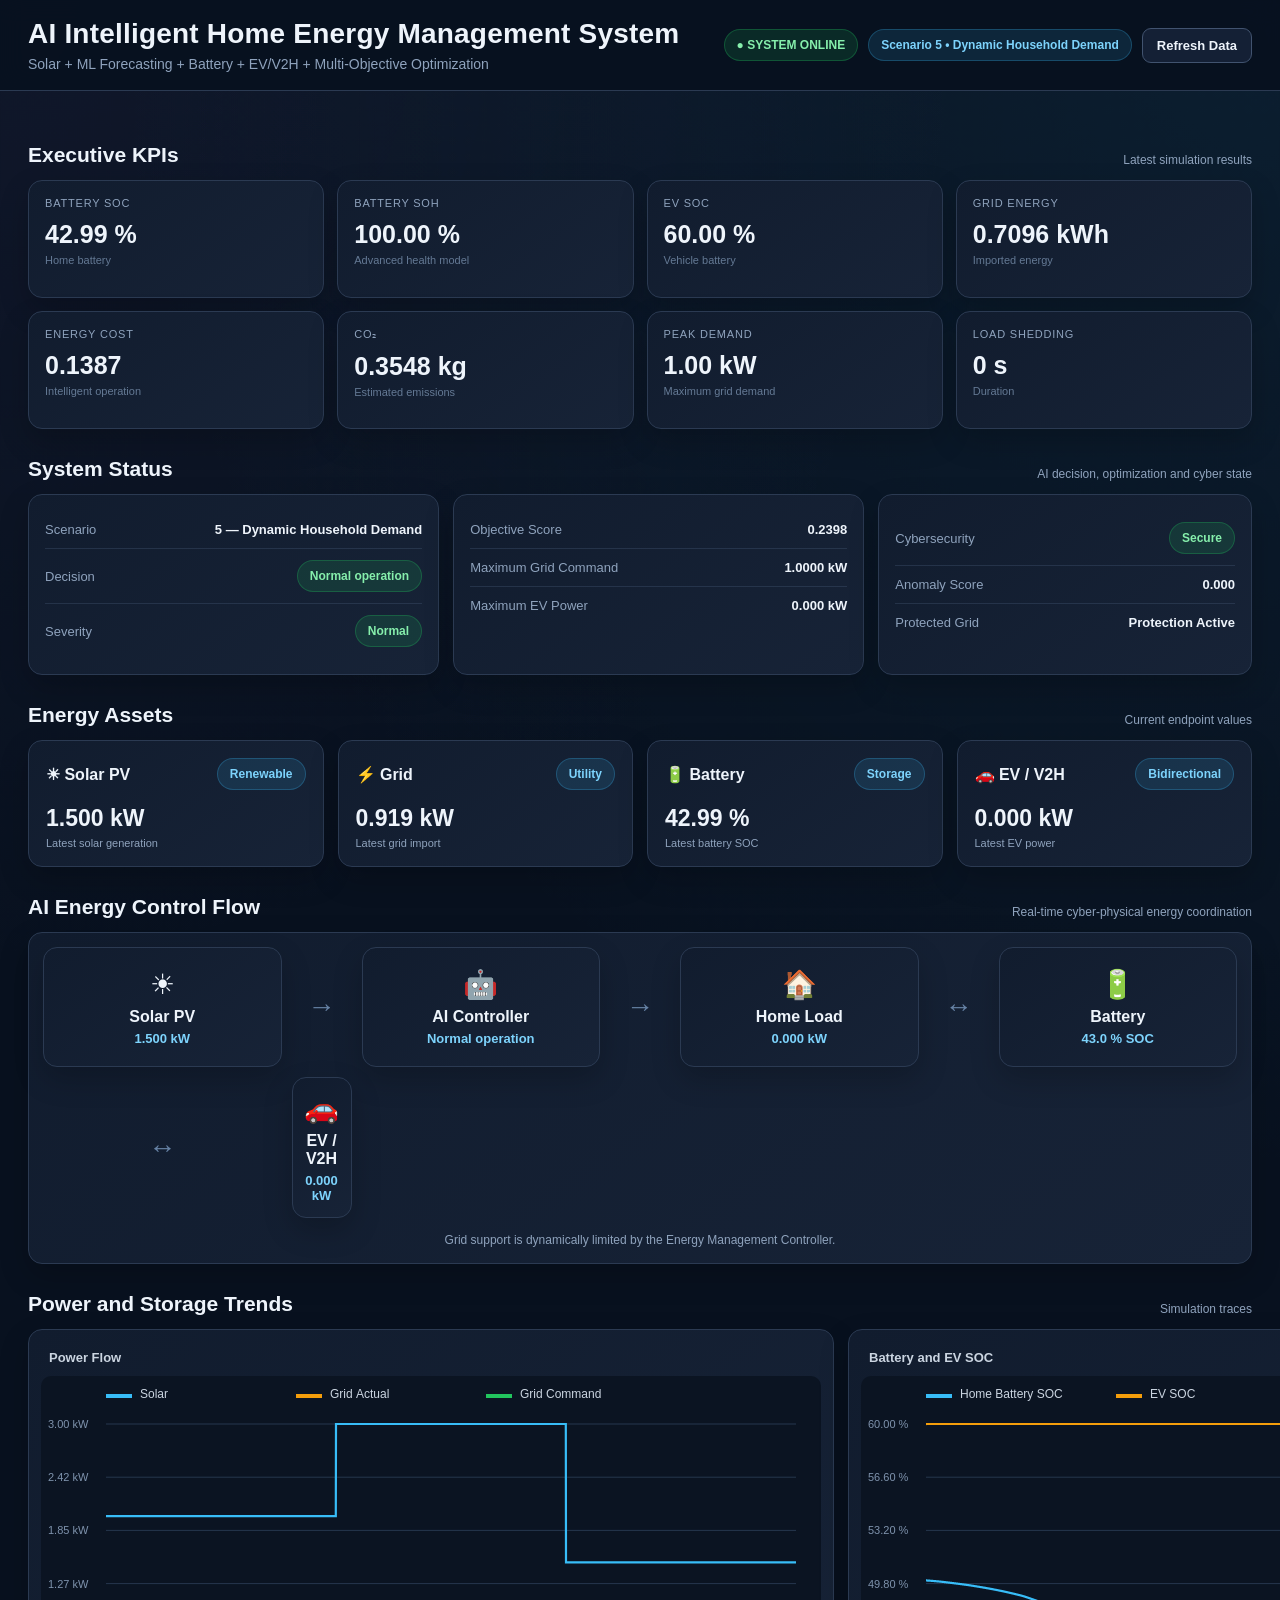
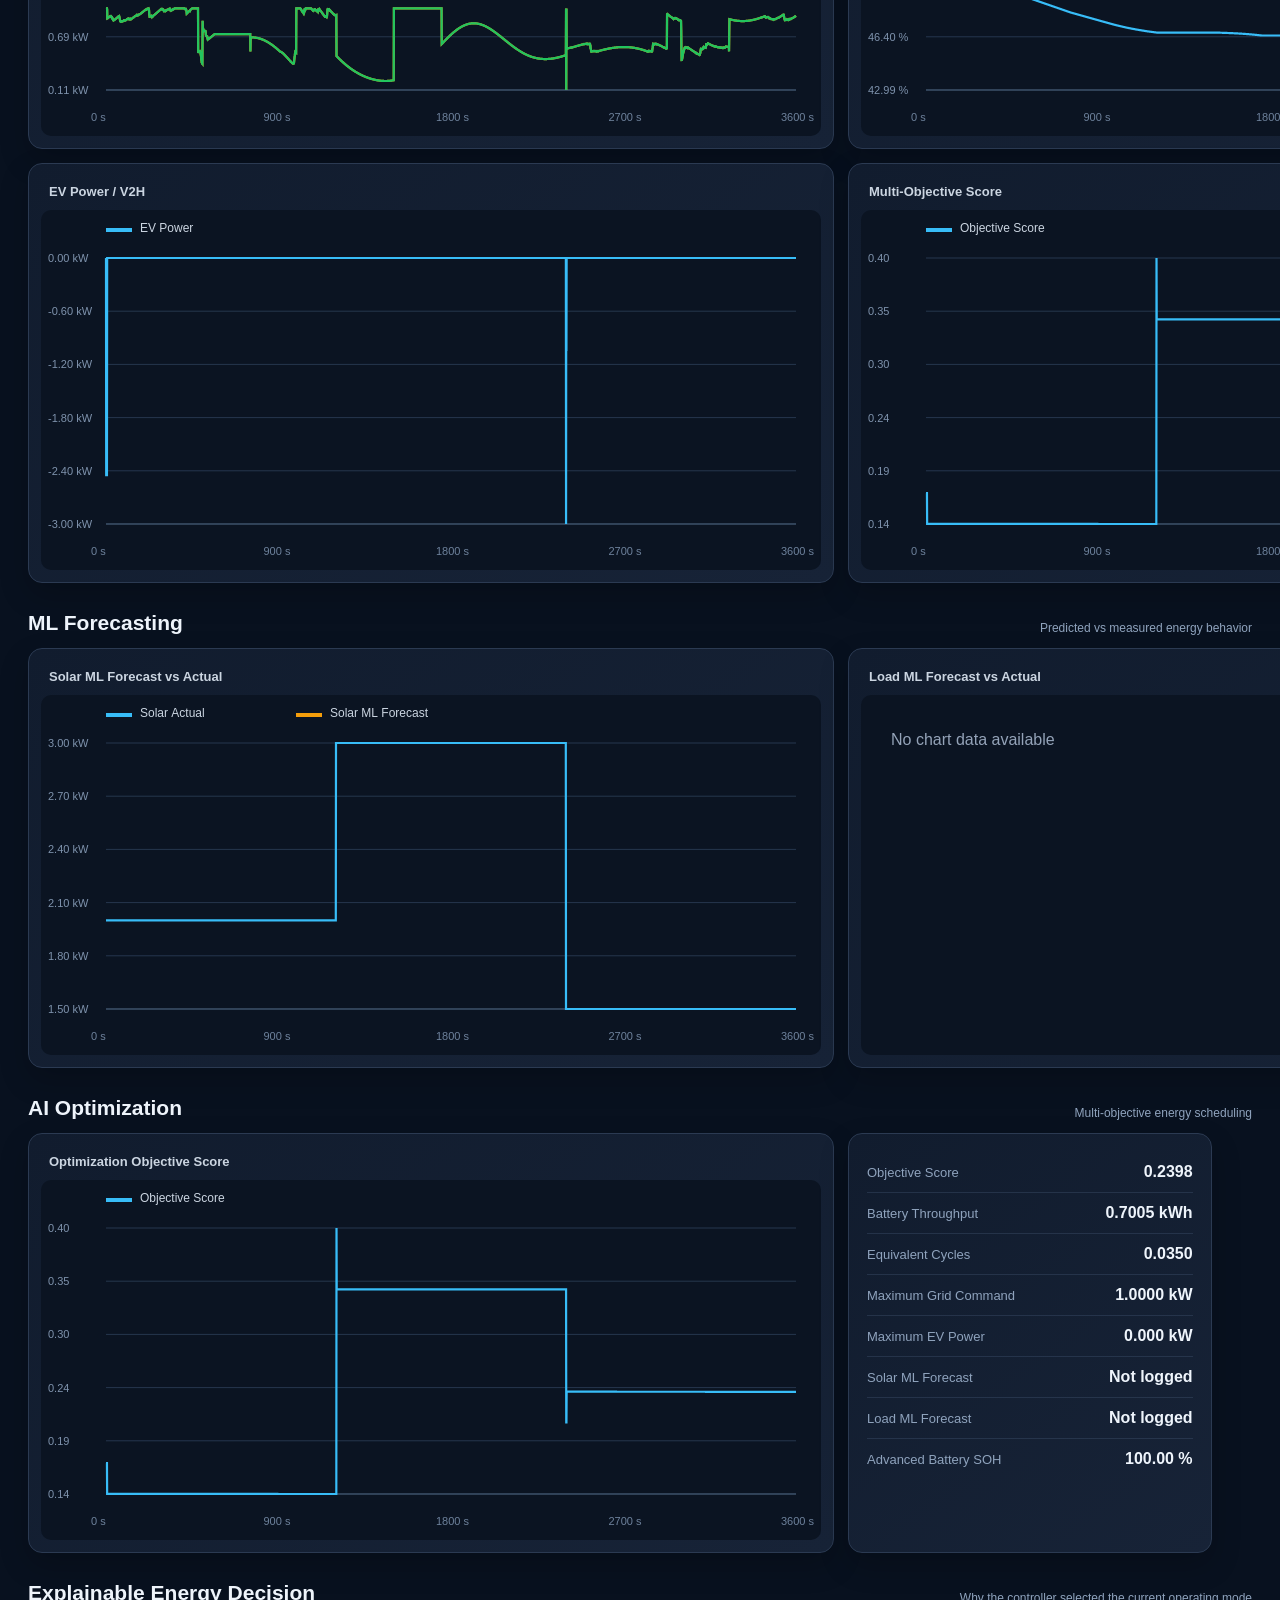
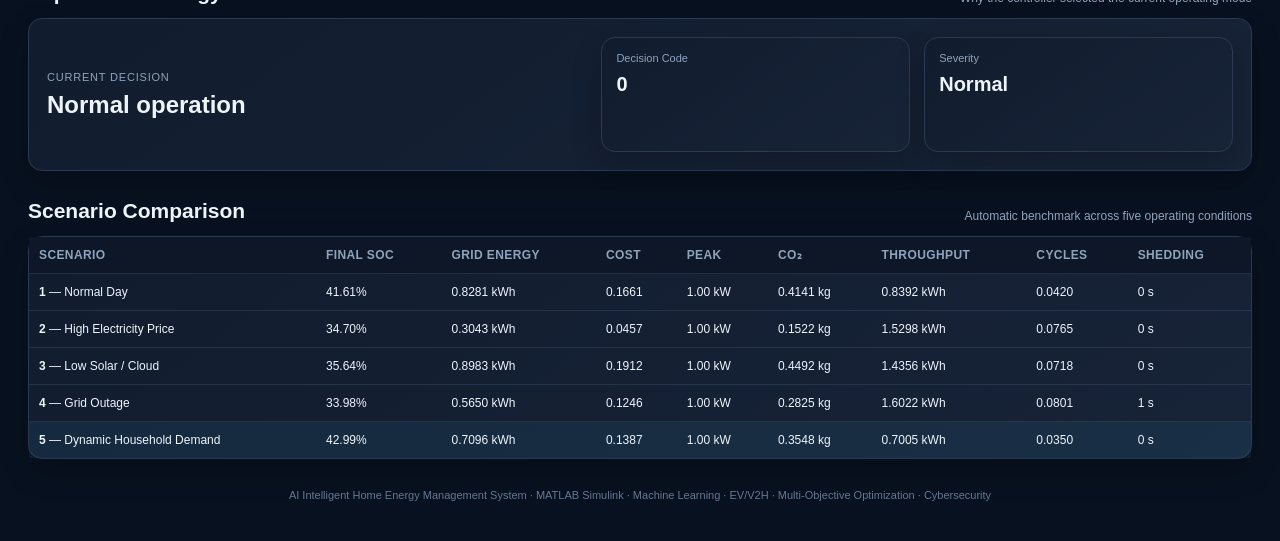
<file: hems_dashboard.html>
<!DOCTYPE html>
<html lang="en">
<head>
<meta charset="UTF-8">
<meta name="viewport" content="width=device-width, initial-scale=1.0">
<title>AI Intelligent Home Energy Management System</title>

<style>
*{
    box-sizing:border-box;
}

:root{
    --bg:#08111f;
    --panel:#111c2e;
    --panel2:#172337;
    --border:#2b3a52;
    --text:#eef4fb;
    --muted:#8fa3bd;
    --cyan:#38bdf8;
    --green:#22c55e;
    --amber:#f59e0b;
    --red:#ef4444;
    --purple:#a78bfa;
    --blue:#60a5fa;
    --shadow:0 12px 30px rgba(0,0,0,.20);
}

body{
    margin:0;
    font-family:Inter,Segoe UI,Arial,sans-serif;
    background:
        radial-gradient(circle at top right,rgba(56,189,248,.08),transparent 30%),
        radial-gradient(circle at top left,rgba(167,139,250,.05),transparent 25%),
        var(--bg);
    color:var(--text);
}

header{
    position:sticky;
    top:0;
    z-index:50;
    background:rgba(8,17,31,.94);
    backdrop-filter:blur(12px);
    border-bottom:1px solid var(--border);
}

.header-inner{
    max-width:1700px;
    margin:auto;
    padding:18px 28px;
    display:flex;
    align-items:center;
    justify-content:space-between;
    gap:18px;
}

.brand h1{
    margin:0;
    font-size:28px;
    letter-spacing:.2px;
}

.brand p{
    margin:6px 0 0;
    color:var(--muted);
    font-size:14px;
}

.header-actions{
    display:flex;
    align-items:center;
    gap:10px;
    flex-wrap:wrap;
}

.pill{
    display:inline-flex;
    align-items:center;
    gap:7px;
    padding:8px 12px;
    border-radius:999px;
    font-size:12px;
    font-weight:700;
    border:1px solid transparent;
    white-space:nowrap;
}

.pill.normal{
    background:rgba(34,197,94,.14);
    color:#86efac;
    border-color:rgba(34,197,94,.28);
}

.pill.info{
    background:rgba(56,189,248,.12);
    color:#7dd3fc;
    border-color:rgba(56,189,248,.25);
}

.pill.warning{
    background:rgba(245,158,11,.13);
    color:#fcd34d;
    border-color:rgba(245,158,11,.28);
}

.pill.critical{
    background:rgba(239,68,68,.13);
    color:#fca5a5;
    border-color:rgba(239,68,68,.28);
}

button{
    border:1px solid #41536f;
    background:#142035;
    color:var(--text);
    padding:9px 14px;
    border-radius:9px;
    cursor:pointer;
    font-size:13px;
    font-weight:600;
}

button:hover{
    background:#1a2942;
}

.container{
    max-width:1700px;
    margin:auto;
    padding:24px 28px 40px;
}

.section{
    margin-top:28px;
}

.section-head{
    display:flex;
    align-items:end;
    justify-content:space-between;
    gap:14px;
    margin-bottom:13px;
}

.section-title{
    margin:0;
    font-size:21px;
}

.section-subtitle{
    color:var(--muted);
    font-size:12px;
}

.kpi-grid{
    display:grid;
    grid-template-columns:repeat(8,minmax(0,1fr));
    gap:13px;
}

.card{
    background:linear-gradient(145deg,var(--panel),var(--panel2));
    border:1px solid var(--border);
    border-radius:14px;
    box-shadow:var(--shadow);
}

.kpi{
    min-height:118px;
    padding:16px;
}

.kpi-label{
    color:var(--muted);
    font-size:11px;
    text-transform:uppercase;
    letter-spacing:.8px;
}

.kpi-value{
    margin-top:11px;
    font-size:25px;
    font-weight:800;
}

.kpi-sub{
    margin-top:5px;
    color:#647994;
    font-size:11px;
}

.status-grid{
    display:grid;
    grid-template-columns:1.1fr 1.1fr 1fr;
    gap:14px;
}

.status-card{
    padding:16px;
}

.status-row{
    display:flex;
    justify-content:space-between;
    align-items:center;
    gap:14px;
    padding:11px 0;
    border-bottom:1px solid rgba(72,92,122,.34);
}

.status-row:last-child{
    border-bottom:0;
}

.status-label{
    color:var(--muted);
    font-size:13px;
}

.status-value{
    font-weight:700;
    font-size:13px;
    text-align:right;
}

.asset-grid{
    display:grid;
    grid-template-columns:repeat(4,1fr);
    gap:14px;
}

.asset{
    padding:17px;
    min-height:110px;
}

.asset-top{
    display:flex;
    align-items:center;
    justify-content:space-between;
    gap:8px;
}

.asset-name{
    font-weight:700;
}

.asset-value{
    margin-top:15px;
    font-size:23px;
    font-weight:800;
}

.asset-note{
    margin-top:5px;
    color:var(--muted);
    font-size:11px;
}

.flow{
    display:grid;
    grid-template-columns:1fr 60px 1fr 60px 1fr 60px 1fr;
    gap:10px;
    align-items:center;
}

.flow-node{
    min-height:120px;
    display:flex;
    flex-direction:column;
    justify-content:center;
    align-items:center;
    text-align:center;
    padding:14px;
}

.flow-icon{
    font-size:28px;
}

.flow-title{
    margin-top:7px;
    font-weight:700;
}

.flow-power{
    margin-top:5px;
    color:#7dd3fc;
    font-weight:700;
    font-size:13px;
}

.arrow{
    text-align:center;
    color:#6682a5;
    font-size:28px;
}

.chart-grid{
    display:grid;
    grid-template-columns:1fr 1fr;
    gap:14px;
}

.chart-card{
    padding:12px;
}

.chart-wrap{
    width:100%;
    overflow:auto;
}

canvas{
    display:block;
    width:100%;
    min-width:780px;
    height:360px;
    background:#0b1422;
    border-radius:10px;
}

.chart-title{
    padding:8px 8px 11px;
    font-size:13px;
    color:#cbd5e1;
    font-weight:700;
}

.ai-grid{
    display:grid;
    grid-template-columns:1.1fr .9fr;
    gap:14px;
}

.metric-list{
    display:grid;
    gap:0;
}

.metric-item{
    display:flex;
    justify-content:space-between;
    align-items:center;
    gap:15px;
    padding:11px 0;
    border-bottom:1px solid rgba(72,92,122,.34);
}

.metric-item:last-child{
    border-bottom:0;
}

.metric-name{
    color:var(--muted);
    font-size:13px;
}

.metric-value{
    color:var(--text);
    font-weight:700;
    text-align:right;
}

.decision-box{
    padding:18px;
    display:grid;
    grid-template-columns:1.4fr .8fr .8fr;
    gap:14px;
}

.decision-main{
    min-height:115px;
    display:flex;
    flex-direction:column;
    justify-content:center;
}

.decision-main .label{
    color:var(--muted);
    font-size:11px;
    text-transform:uppercase;
    letter-spacing:.8px;
}

.decision-main .big{
    margin-top:8px;
    font-size:24px;
    font-weight:800;
}

.mini-stat{
    padding:14px;
}

.mini-label{
    color:var(--muted);
    font-size:11px;
}

.mini-value{
    margin-top:9px;
    font-size:20px;
    font-weight:800;
}

.table-wrap{
    overflow:auto;
}

table{
    width:100%;
    min-width:1100px;
    border-collapse:collapse;
}

th,td{
    padding:11px 10px;
    border-bottom:1px solid rgba(72,92,122,.34);
    text-align:left;
    font-size:12px;
}

th{
    color:var(--muted);
    background:#0d1727;
    text-transform:uppercase;
    letter-spacing:.4px;
}

tr:last-child td{
    border-bottom:0;
}

tr.active{
    background:rgba(56,189,248,.07);
}

.error{
    display:none;
    margin-bottom:18px;
    padding:14px 16px;
    border-radius:12px;
    border:1px solid #92400e;
    background:#31190b;
    color:#fde68a;
}

.footer{
    text-align:center;
    color:#637895;
    font-size:11px;
    padding-top:30px;
}

.small-note{
    color:var(--muted);
    font-size:12px;
    line-height:1.5;
}

@media(max-width:1400px){
    .kpi-grid{
        grid-template-columns:repeat(4,1fr);
    }
}

@media(max-width:1000px){
    .status-grid,
    .chart-grid,
    .ai-grid,
    .decision-box{
        grid-template-columns:1fr;
    }

    .flow{
        grid-template-columns:1fr;
    }

    .arrow{
        transform:rotate(90deg);
    }

    .asset-grid{
        grid-template-columns:repeat(2,1fr);
    }
}

@media(max-width:620px){
    .container,
    .header-inner{
        padding-left:14px;
        padding-right:14px;
    }

    .kpi-grid{
        grid-template-columns:1fr 1fr;
    }

    .asset-grid{
        grid-template-columns:1fr;
    }

    .brand h1{
        font-size:22px;
    }
}
</style>
</head>

<body>

<header>
    <div class="header-inner">

        <div class="brand">
            <h1>AI Intelligent Home Energy Management System</h1>
            <p>
                Solar + ML Forecasting + Battery + EV/V2H + Multi-Objective Optimization
            </p>
        </div>

        <div class="header-actions">

            <span class="pill normal" id="systemStatus">
                ● SYSTEM ONLINE
            </span>

            <span class="pill info" id="scenarioBadge">
                Scenario 5
            </span>

            <button onclick="loadDashboard()">
                Refresh Data
            </button>

        </div>

    </div>
</header>

<div class="container">

    <div id="errorBox" class="error"></div>

    <!-- ================================================= -->
    <!-- EXECUTIVE KPIs -->
    <!-- ================================================= -->

    <div class="section">

        <div class="section-head">
            <h2 class="section-title">Executive KPIs</h2>
            <span class="section-subtitle">
                Latest simulation results
            </span>
        </div>

        <div class="kpi-grid">

            <div class="card kpi">
                <div class="kpi-label">Battery SOC</div>
                <div class="kpi-value" id="soc">--</div>
                <div class="kpi-sub">Home battery</div>
            </div>

            <div class="card kpi">
                <div class="kpi-label">Battery SOH</div>
                <div class="kpi-value" id="soh">--</div>
                <div class="kpi-sub">Advanced health model</div>
            </div>

            <div class="card kpi">
                <div class="kpi-label">EV SOC</div>
                <div class="kpi-value" id="evSoc">--</div>
                <div class="kpi-sub">Vehicle battery</div>
            </div>

            <div class="card kpi">
                <div class="kpi-label">Grid Energy</div>
                <div class="kpi-value" id="gridEnergy">--</div>
                <div class="kpi-sub">Imported energy</div>
            </div>

            <div class="card kpi">
                <div class="kpi-label">Energy Cost</div>
                <div class="kpi-value" id="cost">--</div>
                <div class="kpi-sub">Intelligent operation</div>
            </div>

            <div class="card kpi">
                <div class="kpi-label">CO₂</div>
                <div class="kpi-value" id="co2">--</div>
                <div class="kpi-sub">Estimated emissions</div>
            </div>

            <div class="card kpi">
                <div class="kpi-label">Peak Demand</div>
                <div class="kpi-value" id="peak">--</div>
                <div class="kpi-sub">Maximum grid demand</div>
            </div>

            <div class="card kpi">
                <div class="kpi-label">Load Shedding</div>
                <div class="kpi-value" id="shedding">--</div>
                <div class="kpi-sub">Duration</div>
            </div>

        </div>
    </div>


    <!-- ================================================= -->
    <!-- SYSTEM STATUS -->
    <!-- ================================================= -->

    <div class="section">

        <div class="section-head">
            <h2 class="section-title">System Status</h2>
            <span class="section-subtitle">
                AI decision, optimization and cyber state
            </span>
        </div>

        <div class="status-grid">

            <div class="card status-card">

                <div class="status-row">
                    <span class="status-label">Scenario</span>
                    <span class="status-value" id="scenario">--</span>
                </div>

                <div class="status-row">
                    <span class="status-label">Decision</span>
                    <span class="pill normal" id="decision">--</span>
                </div>

                <div class="status-row">
                    <span class="status-label">Severity</span>
                    <span class="pill normal" id="severity">--</span>
                </div>

            </div>


            <div class="card status-card">

                <div class="status-row">
                    <span class="status-label">Objective Score</span>
                    <span class="status-value" id="objectiveScore">--</span>
                </div>

                <div class="status-row">
                    <span class="status-label">Maximum Grid Command</span>
                    <span class="status-value" id="gridCommand">--</span>
                </div>

                <div class="status-row">
                    <span class="status-label">Maximum EV Power</span>
                    <span class="status-value" id="evPower">--</span>
                </div>

            </div>


            <div class="card status-card">

                <div class="status-row">
                    <span class="status-label">Cybersecurity</span>
                    <span class="pill normal" id="cyberStatus">
                        Secure
                    </span>
                </div>

                <div class="status-row">
                    <span class="status-label">Anomaly Score</span>
                    <span class="status-value" id="anomalyScore">
                        --
                    </span>
                </div>

                <div class="status-row">
                    <span class="status-label">Protected Grid</span>
                    <span class="status-value" id="protectedGrid">
                        --
                    </span>
                </div>

            </div>

        </div>
    </div>


    <!-- ================================================= -->
    <!-- ENERGY ASSETS -->
    <!-- ================================================= -->

    <div class="section">

        <div class="section-head">
            <h2 class="section-title">Energy Assets</h2>
            <span class="section-subtitle">
                Current endpoint values
            </span>
        </div>

        <div class="asset-grid">

            <div class="card asset">
                <div class="asset-top">
                    <span class="asset-name">☀ Solar PV</span>
                    <span class="pill info">Renewable</span>
                </div>

                <div class="asset-value" id="solarCurrent">
                    --
                </div>

                <div class="asset-note">
                    Latest solar generation
                </div>
            </div>


            <div class="card asset">
                <div class="asset-top">
                    <span class="asset-name">⚡ Grid</span>
                    <span class="pill info">Utility</span>
                </div>

                <div class="asset-value" id="gridCurrent">
                    --
                </div>

                <div class="asset-note">
                    Latest grid import
                </div>
            </div>


            <div class="card asset">
                <div class="asset-top">
                    <span class="asset-name">🔋 Battery</span>
                    <span class="pill info">Storage</span>
                </div>

                <div class="asset-value" id="batteryCurrent">
                    --
                </div>

                <div class="asset-note">
                    Latest battery SOC
                </div>
            </div>


            <div class="card asset">
                <div class="asset-top">
                    <span class="asset-name">🚗 EV / V2H</span>
                    <span class="pill info">Bidirectional</span>
                </div>

                <div class="asset-value" id="evCurrent">
                    --
                </div>

                <div class="asset-note">
                    Latest EV power
                </div>
            </div>

        </div>
    </div>


    <!-- ================================================= -->
    <!-- AI ENERGY CONTROL FLOW -->
    <!-- ================================================= -->

    <div class="section">

        <div class="section-head">
            <h2 class="section-title">AI Energy Control Flow</h2>
            <span class="section-subtitle">
                Real-time cyber-physical energy coordination
            </span>
        </div>

        <div class="card" style="padding:14px">

            <div class="flow">

                <div class="card flow-node">
                    <div class="flow-icon">☀</div>
                    <div class="flow-title">Solar PV</div>
                    <div class="flow-power" id="flowSolar">
                        --
                    </div>
                </div>

                <div class="arrow">→</div>

                <div class="card flow-node">
                    <div class="flow-icon">🤖</div>
                    <div class="flow-title">AI Controller</div>
                    <div class="flow-power" id="flowDecision">
                        --
                    </div>
                </div>

                <div class="arrow">→</div>

                <div class="card flow-node">
                    <div class="flow-icon">🏠</div>
                    <div class="flow-title">Home Load</div>
                    <div class="flow-power" id="flowLoad">
                        --
                    </div>
                </div>

                <div class="arrow">↔</div>

                <div class="card flow-node">
                    <div class="flow-icon">🔋</div>
                    <div class="flow-title">Battery</div>
                    <div class="flow-power" id="flowBattery">
                        --
                    </div>
                </div>

                <div class="arrow">↔</div>

                <div class="card flow-node">
                    <div class="flow-icon">🚗</div>
                    <div class="flow-title">EV / V2H</div>
                    <div class="flow-power" id="flowEV">
                        --
                    </div>
                </div>

            </div>

            <div class="small-note" style="text-align:center;margin-top:13px;">
                Grid support is dynamically limited by the Energy Management Controller.
            </div>

        </div>
    </div>


    <!-- ================================================= -->
    <!-- POWER AND STORAGE -->
    <!-- ================================================= -->

    <div class="section">

        <div class="section-head">
            <h2 class="section-title">Power and Storage Trends</h2>
            <span class="section-subtitle">
                Simulation traces
            </span>
        </div>

        <div class="chart-grid">

            <div class="card chart-card">
                <div class="chart-title">Power Flow</div>
                <div class="chart-wrap">
                    <canvas id="powerChart"></canvas>
                </div>
            </div>


            <div class="card chart-card">
                <div class="chart-title">Battery and EV SOC</div>
                <div class="chart-wrap">
                    <canvas id="batteryChart"></canvas>
                </div>
            </div>


            <div class="card chart-card">
                <div class="chart-title">EV Power / V2H</div>
                <div class="chart-wrap">
                    <canvas id="evPowerChart"></canvas>
                </div>
            </div>


            <div class="card chart-card">
                <div class="chart-title">Multi-Objective Score</div>
                <div class="chart-wrap">
                    <canvas id="objectiveChart"></canvas>
                </div>
            </div>

        </div>
    </div>


    <!-- ================================================= -->
    <!-- ML FORECASTING -->
    <!-- ================================================= -->

    <div class="section">

        <div class="section-head">
            <h2 class="section-title">ML Forecasting</h2>
            <span class="section-subtitle">
                Predicted vs measured energy behavior
            </span>
        </div>

        <div class="chart-grid">

            <div class="card chart-card">
                <div class="chart-title">
                    Solar ML Forecast vs Actual
                </div>

                <div class="chart-wrap">
                    <canvas id="solarForecastChart"></canvas>
                </div>
            </div>


            <div class="card chart-card">
                <div class="chart-title">
                    Load ML Forecast vs Actual
                </div>

                <div class="chart-wrap">
                    <canvas id="loadForecastChart"></canvas>
                </div>
            </div>

        </div>
    </div>


    <!-- ================================================= -->
    <!-- AI OPTIMIZATION -->
    <!-- ================================================= -->

    <div class="section">

        <div class="section-head">
            <h2 class="section-title">AI Optimization</h2>
            <span class="section-subtitle">
                Multi-objective energy scheduling
            </span>
        </div>

        <div class="ai-grid">

            <div class="card chart-card">
                <div class="chart-title">
                    Optimization Objective Score
                </div>

                <div class="chart-wrap">
                    <canvas id="objectiveChart2"></canvas>
                </div>
            </div>


            <div class="card" style="padding:18px">

                <div class="metric-list">

                    <div class="metric-item">
                        <span class="metric-name">
                            Objective Score
                        </span>
                        <span class="metric-value"
                              id="objectiveScore2">
                            --
                        </span>
                    </div>


                    <div class="metric-item">
                        <span class="metric-name">
                            Battery Throughput
                        </span>
                        <span class="metric-value"
                              id="throughput">
                            --
                        </span>
                    </div>


                    <div class="metric-item">
                        <span class="metric-name">
                            Equivalent Cycles
                        </span>
                        <span class="metric-value"
                              id="cycles">
                            --
                        </span>
                    </div>


                    <div class="metric-item">
                        <span class="metric-name">
                            Maximum Grid Command
                        </span>
                        <span class="metric-value"
                              id="gridCommand2">
                            --
                        </span>
                    </div>


                    <div class="metric-item">
                        <span class="metric-name">
                            Maximum EV Power
                        </span>
                        <span class="metric-value"
                              id="maxEvPower">
                            --
                        </span>
                    </div>


                    <div class="metric-item">
                        <span class="metric-name">
                            Solar ML Forecast
                        </span>
                        <span class="metric-value"
                              id="solarMLStatus">
                            --
                        </span>
                    </div>


                    <div class="metric-item">
                        <span class="metric-name">
                            Load ML Forecast
                        </span>
                        <span class="metric-value"
                              id="loadMLStatus">
                            --
                        </span>
                    </div>


                    <div class="metric-item">
                        <span class="metric-name">
                            Advanced Battery SOH
                        </span>
                        <span class="metric-value"
                              id="soh2">
                            --
                        </span>
                    </div>

                </div>

            </div>

        </div>
    </div>


    <!-- ================================================= -->
    <!-- EXPLAINABLE DECISION -->
    <!-- ================================================= -->

    <div class="section">

        <div class="section-head">
            <h2 class="section-title">
                Explainable Energy Decision
            </h2>

            <span class="section-subtitle">
                Why the controller selected the current operating mode
            </span>
        </div>

        <div class="card decision-box">

            <div class="decision-main">

                <div class="label">
                    Current Decision
                </div>

                <div class="big"
                     id="decisionLarge">
                    --
                </div>

            </div>


            <div class="card mini-stat">

                <div class="mini-label">
                    Decision Code
                </div>

                <div class="mini-value"
                     id="decisionCode">
                    --
                </div>

            </div>


            <div class="card mini-stat">

                <div class="mini-label">
                    Severity
                </div>

                <div class="mini-value"
                     id="severityLarge">
                    --
                </div>

            </div>

        </div>
    </div>


    <!-- ================================================= -->
    <!-- SCENARIO COMPARISON -->
    <!-- ================================================= -->

    <div class="section">

        <div class="section-head">
            <h2 class="section-title">
                Scenario Comparison
            </h2>

            <span class="section-subtitle">
                Automatic benchmark across five operating conditions
            </span>
        </div>

        <div class="card" style="padding:0">

            <div class="table-wrap">

                <table>

                    <thead>
                        <tr>
                            <th>Scenario</th>
                            <th>Final SOC</th>
                            <th>Grid Energy</th>
                            <th>Cost</th>
                            <th>Peak</th>
                            <th>CO₂</th>
                            <th>Throughput</th>
                            <th>Cycles</th>
                            <th>Shedding</th>
                        </tr>
                    </thead>

                    <tbody id="scenarioTable"></tbody>

                </table>

            </div>

        </div>
    </div>


    <div class="footer">
        AI Intelligent Home Energy Management System
        · MATLAB Simulink
        · Machine Learning
        · EV/V2H
        · Multi-Objective Optimization
        · Cybersecurity
    </div>

</div>


<script>

let dashboard = null;


/* ========================================================
   SCENARIO NAMES
   ======================================================== */

const scenarioNames = {
    1:"Normal Day",
    2:"High Electricity Price",
    3:"Low Solar / Cloud",
    4:"Grid Outage",
    5:"Dynamic Household Demand"
};


/* ========================================================
   SAFE NUMBER
   ======================================================== */

function safeNumber(value, fallback = 0){

    const n = Number(value);

    return Number.isFinite(n)
        ? n
        : fallback;
}


/* ========================================================
   FORMAT NUMBER
   ======================================================== */

function formatNumber(value, decimals = 2){

    const n = Number(value);

    if(!Number.isFinite(n)){
        return "--";
    }

    return n.toFixed(decimals);
}


/* ========================================================
   LAST VALUE
   ======================================================== */

function lastValue(array, fallback = 0){

    if(!Array.isArray(array) || array.length === 0){
        return fallback;
    }

    return safeNumber(
        array[array.length - 1],
        fallback
    );
}


/* ========================================================
   PILL STYLE
   ======================================================== */

function setPill(element, severity){

    if(!element){
        return;
    }

    element.classList.remove(
        "normal",
        "info",
        "warning",
        "critical"
    );

    const value =
        safeNumber(severity,0);

    if(value >= 3){
        element.classList.add("critical");
    }
    else if(value >= 2){
        element.classList.add("warning");
    }
    else if(value >= 1){
        element.classList.add("info");
    }
    else{
        element.classList.add("normal");
    }
}


/* ========================================================
   LOAD DASHBOARD JSON
   ======================================================== */

async function loadDashboard(){

    const errorBox =
        document.getElementById("errorBox");

    errorBox.style.display = "none";

    try{

        const response =
            await fetch(
                "dashboard_data.json?cache=" +
                Date.now()
            );

        if(!response.ok){
            throw new Error(
                "HTTP " + response.status
            );
        }

        dashboard =
            await response.json();

        updateDashboard();

    }
    catch(error){

        console.error(error);

        errorBox.textContent =
            "Could not load dashboard_data.json. " +
            "Make sure dashboard_data.json is in the same folder " +
            "as this HTML file and the local server is running.";

        errorBox.style.display = "block";

    }
}


/* ========================================================
   UPDATE DASHBOARD
   ======================================================== */

function updateDashboard(){

    if(!dashboard){
        return;
    }

    const kpi =
        dashboard.kpi || {};

    const solar =
        dashboard.solar || [];

    const solarForecast =
        dashboard.solar_ml_forecast || [];

    const loadActual =
        dashboard.load_actual || [];

    const loadForecast =
        dashboard.load_ml_forecast || [];

    const gridActual =
        dashboard.grid_actual || [];

    const gridCommand =
        dashboard.grid_command || [];

    const soc =
        dashboard.soc || [];

    const evSoc =
        dashboard.ev_soc || [];

    const evPower =
        dashboard.ev_power || [];

    const objective =
        dashboard.objective_score || [];


    /* ==================================================== */
    /* KPI */
    /* ==================================================== */

    document.getElementById("soc").textContent =
        (safeNumber(kpi.final_soc) * 100).toFixed(2) +
        " %";

    document.getElementById("soh").textContent =
        (safeNumber(kpi.advanced_soh) * 100).toFixed(2) +
        " %";

    document.getElementById("evSoc").textContent =
        (safeNumber(kpi.ev_soc) * 100).toFixed(2) +
        " %";

    document.getElementById("gridEnergy").textContent =
        formatNumber(
            kpi.grid_energy_kwh,
            4
        ) +
        " kWh";

    document.getElementById("cost").textContent =
        formatNumber(
            kpi.cost,
            4
        );

    document.getElementById("co2").textContent =
        formatNumber(
            kpi.co2_kg,
            4
        ) +
        " kg";

    document.getElementById("peak").textContent =
        formatNumber(
            kpi.peak_kw,
            2
        ) +
        " kW";

    document.getElementById("shedding").textContent =
        formatNumber(
            kpi.load_shedding_seconds,
            0
        ) +
        " s";


    /* ==================================================== */
    /* SCENARIO */
    /* ==================================================== */

    const scenarioNumber =
        safeNumber(
            dashboard.scenario,
            5
        );

    const scenarioName =
        scenarioNames[scenarioNumber] ||
        "Unknown Scenario";

    document.getElementById("scenario").textContent =
        scenarioNumber +
        " — " +
        scenarioName;

    document.getElementById("scenarioBadge").textContent =
        "Scenario " +
        scenarioNumber +
        " • " +
        scenarioName;


    /* ==================================================== */
    /* DECISION */
    /* ==================================================== */

    const decisionText =
        dashboard.decision_label ||
        "Unknown";

    const severityText =
        dashboard.severity_label ||
        "Unknown";

    document.getElementById("decision").textContent =
        decisionText;

    document.getElementById("decisionLarge").textContent =
        decisionText;

    document.getElementById("severity").textContent =
        severityText;

    document.getElementById("severityLarge").textContent =
        severityText;

    document.getElementById("decisionCode").textContent =
        formatNumber(
            kpi.decision_code,
            0
        );

    setPill(
        document.getElementById("decision"),
        kpi.decision_severity
    );

    setPill(
        document.getElementById("severity"),
        kpi.decision_severity
    );


    /* ==================================================== */
    /* AI OPTIMIZATION */
    /* ==================================================== */

    document.getElementById("objectiveScore").textContent =
        formatNumber(
            kpi.objective_score,
            4
        );

    document.getElementById("objectiveScore2").textContent =
        formatNumber(
            kpi.objective_score,
            4
        );

    document.getElementById("gridCommand").textContent =
        formatNumber(
            kpi.max_grid_command_kw,
            4
        ) +
        " kW";

    document.getElementById("gridCommand2").textContent =
        formatNumber(
            kpi.max_grid_command_kw,
            4
        ) +
        " kW";

    document.getElementById("evPower").textContent =
        formatNumber(
            kpi.max_ev_power_kw,
            3
        ) +
        " kW";

    document.getElementById("maxEvPower").textContent =
        formatNumber(
            kpi.max_ev_power_kw,
            3
        ) +
        " kW";

    document.getElementById("throughput").textContent =
        formatNumber(
            kpi.battery_throughput_kwh,
            4
        ) +
        " kWh";

    document.getElementById("cycles").textContent =
        formatNumber(
            safeNumber(
                kpi.battery_throughput_kwh
            ) / 20,
            4
        );

    document.getElementById("soh2").textContent =
        formatNumber(
            safeNumber(kpi.advanced_soh) * 100,
            2
        ) +
        " %";

    document.getElementById("solarMLStatus").textContent =
        dashboard.system &&
        dashboard.system.ml_solar_available
            ? "Available"
            : "Not logged";

    document.getElementById("loadMLStatus").textContent =
        dashboard.system &&
        dashboard.system.ml_load_available
            ? "Available"
            : "Not logged";


    /* ==================================================== */
    /* CYBERSECURITY */
    /* ==================================================== */

    updateCyberStatus();


    /* ==================================================== */
    /* CURRENT ASSET VALUES */
    /* ==================================================== */

    const currentSolar =
        lastValue(solar);

    const currentGrid =
        lastValue(gridActual);

    const currentSOC =
        lastValue(soc);

    const currentEVPower =
        lastValue(evPower);

    const currentLoad =
        lastValue(loadActual);

    const currentObjective =
        lastValue(objective);

    document.getElementById("solarCurrent").textContent =
        formatNumber(
            currentSolar,
            3
        ) +
        " kW";

    document.getElementById("gridCurrent").textContent =
        formatNumber(
            currentGrid,
            3
        ) +
        " kW";

    document.getElementById("batteryCurrent").textContent =
        (currentSOC * 100).toFixed(2) +
        " %";

    document.getElementById("evCurrent").textContent =
        formatNumber(
            currentEVPower,
            3
        ) +
        " kW";


    /* ==================================================== */
    /* AI CONTROL FLOW */
    /* ==================================================== */

    document.getElementById("flowSolar").textContent =
        formatNumber(
            currentSolar,
            3
        ) +
        " kW";

    document.getElementById("flowDecision").textContent =
        decisionText;

    document.getElementById("flowLoad").textContent =
        formatNumber(
            currentLoad,
            3
        ) +
        " kW";

    document.getElementById("flowBattery").textContent =
        (currentSOC * 100).toFixed(1) +
        " % SOC";

    document.getElementById("flowEV").textContent =
        formatNumber(
            currentEVPower,
            3
        ) +
        " kW";


    /* ==================================================== */
    /* CHARTS */
    /* ==================================================== */

    createPowerChart();

    createBatteryChart();

    createEVPowerChart();

    createObjectiveChart();

    createSolarForecastChart();

    createLoadForecastChart();


    /* ==================================================== */
    /* SCENARIO TABLE */
    /* ==================================================== */

    createScenarioTable();

}


/* ========================================================
   CYBERSECURITY
   ======================================================== */

function updateCyberStatus(){

    const cyber =
        dashboard.cyber || {};

    const anomaly =
        safeNumber(
            cyber.anomaly_status,
            0
        );

    const anomalyScore =
        Number(
            cyber.anomaly_score
        );

    const protectedGrid =
        safeNumber(
            cyber.secure_grid_status,
            1
        );

    const statusElement =
        document.getElementById(
            "cyberStatus"
        );

    statusElement.classList.remove(
        "normal",
        "warning",
        "critical",
        "info"
    );


    if(anomaly > 0.5){

        statusElement.textContent =
            "ANOMALY DETECTED";

        statusElement.classList.add(
            "critical"
        );

        document.getElementById(
            "protectedGrid"
        ).textContent =
            protectedGrid > 0.5
                ? "Protected / Isolated"
                : "Protection Active";

    }
    else{

        statusElement.textContent =
            "Secure";

        statusElement.classList.add(
            "normal"
        );

        document.getElementById(
            "protectedGrid"
        ).textContent =
            protectedGrid > 0.5
                ? "Protected / Available"
                : "Protection Active";

    }


    document.getElementById(
        "anomalyScore"
    ).textContent =
        Number.isFinite(anomalyScore)
            ? anomalyScore.toFixed(3)
            : "Not logged";

}


/* ========================================================
   CHART ENGINE
   ======================================================== */

function drawLineChart(
    canvasId,
    datasets,
    labels,
    unit = ""
){

    const canvas =
        document.getElementById(
            canvasId
        );

    if(!canvas){
        return;
    }

    const ctx =
        canvas.getContext("2d");

    const rect =
        canvas.getBoundingClientRect();

    const width =
        Math.max(
            rect.width,
            780
        );

    const height =
        360;

    const dpr =
        window.devicePixelRatio || 1;

    canvas.width =
        width * dpr;

    canvas.height =
        height * dpr;

    canvas.style.height =
        height + "px";

    ctx.setTransform(
        dpr,
        0,
        0,
        dpr,
        0,
        0
    );

    ctx.clearRect(
        0,
        0,
        width,
        height
    );


    const validDatasets =
        datasets.map(
            data =>
                Array.isArray(data)
                    ? data.map(Number)
                    : []
        );


    const allValues =
        validDatasets
            .flat()
            .filter(Number.isFinite);


    if(allValues.length === 0){

        ctx.fillStyle =
            "#94a3b8";

        ctx.font =
            "16px Arial";

        ctx.fillText(
            "No chart data available",
            30,
            50
        );

        return;
    }


    let min =
        Math.min(
            ...allValues
        );

    let max =
        Math.max(
            ...allValues
        );


    if(min === max){

        min -= 1;
        max += 1;

    }


    const range =
        max - min;

    const left = 65;
    const right = 25;
    const top = 48;
    const bottom = 46;

    const plotWidth =
        width -
        left -
        right;

    const plotHeight =
        height -
        top -
        bottom;


    /* ==================================================== */
    /* GRID */
    /* ==================================================== */

    ctx.strokeStyle =
        "#26374e";

    ctx.fillStyle =
        "#7f93ad";

    ctx.lineWidth =
        1;

    ctx.font =
        "11px Arial";


    for(
        let i = 0;
        i <= 5;
        i++
    ){

        const y =
            top +
            i *
            plotHeight /
            5;

        ctx.beginPath();

        ctx.moveTo(
            left,
            y
        );

        ctx.lineTo(
            width - right,
            y
        );

        ctx.stroke();


        const value =
            max -
            i *
            range /
            5;

        ctx.fillText(
            value.toFixed(2) +
            (
                unit
                    ? " " + unit
                    : ""
            ),
            7,
            y + 4
        );

    }


    /* ==================================================== */
    /* X AXIS */
    /* ==================================================== */

    ctx.strokeStyle =
        "#4b607a";

    ctx.beginPath();

    ctx.moveTo(
        left,
        height - bottom
    );

    ctx.lineTo(
        width - right,
        height - bottom
    );

    ctx.stroke();


    /* ==================================================== */
    /* LINES */
    /* ==================================================== */

    const lineColors = [
        "#38bdf8",
        "#f59e0b",
        "#22c55e",
        "#ef4444",
        "#a78bfa"
    ];


    validDatasets.forEach(
        (data,index) => {

            if(
                !data ||
                data.length < 2
            ){
                return;
            }


            ctx.beginPath();

            let started = false;


            data.forEach(
                (rawValue,i) => {

                    const value =
                        Number(rawValue);

                    if(
                        !Number.isFinite(value)
                    ){
                        return;
                    }


                    const x =
                        left +
                        i *
                        plotWidth /
                        Math.max(
                            data.length - 1,
                            1
                        );

                    const y =
                        top +
                        (
                            max -
                            value
                        ) *
                        plotHeight /
                        range;


                    if(!started){

                        ctx.moveTo(
                            x,
                            y
                        );

                        started = true;

                    }
                    else{

                        ctx.lineTo(
                            x,
                            y
                        );

                    }

                }
            );


            ctx.strokeStyle =
                lineColors[
                    index %
                    lineColors.length
                ];

            ctx.lineWidth =
                2.2;

            ctx.stroke();

        }
    );


    /* ==================================================== */
    /* LEGEND */
    /* ==================================================== */

    labels.forEach(
        (label,index) => {

            const x =
                left +
                index *
                190;

            ctx.fillStyle =
                lineColors[
                    index %
                    lineColors.length
                ];

            ctx.fillRect(
                x,
                18,
                26,
                4
            );

            ctx.fillStyle =
                "#cbd5e1";

            ctx.font =
                "12px Arial";

            ctx.fillText(
                label,
                x + 34,
                22
            );

        }
    );


    /* ==================================================== */
    /* X LABELS */
    /* ==================================================== */

    const timeArray =
        dashboard.time || [];

    const lastTime =
        timeArray.length
            ? safeNumber(
                timeArray[
                    timeArray.length - 1
                ],
                3600
              )
            : 3600;

    const xLabels = [
        "0 s",
        Math.round(lastTime * .25) + " s",
        Math.round(lastTime * .50) + " s",
        Math.round(lastTime * .75) + " s",
        Math.round(lastTime) + " s"
    ];


    ctx.fillStyle =
        "#6e829c";

    ctx.font =
        "11px Arial";


    xLabels.forEach(
        (label,index) => {

            const x =
                left +
                index *
                plotWidth /
                4;

            ctx.fillText(
                label,
                x - 15,
                height - 15
            );

        }
    );

}


/* ========================================================
   POWER FLOW
   ======================================================== */

function createPowerChart(){

    drawLineChart(
        "powerChart",
        [
            dashboard.solar || [],
            dashboard.grid_actual || [],
            dashboard.grid_command || []
        ],
        [
            "Solar",
            "Grid Actual",
            "Grid Command"
        ],
        "kW"
    );

}


/* ========================================================
   BATTERY / EV SOC
   ======================================================== */

function createBatteryChart(){

    const battery =
        (dashboard.soc || [])
            .map(
                value =>
                    safeNumber(value) * 100
            );

    const ev =
        (dashboard.ev_soc || [])
            .map(
                value =>
                    safeNumber(value) * 100
            );


    drawLineChart(
        "batteryChart",
        [
            battery,
            ev
        ],
        [
            "Home Battery SOC",
            "EV SOC"
        ],
        "%"
    );

}


/* ========================================================
   EV POWER
   ======================================================== */

function createEVPowerChart(){

    drawLineChart(
        "evPowerChart",
        [
            dashboard.ev_power || []
        ],
        [
            "EV Power"
        ],
        "kW"
    );

}


/* ========================================================
   OBJECTIVE SCORE
   ======================================================== */

function createObjectiveChart(){

    drawLineChart(
        "objectiveChart",
        [
            dashboard.objective_score || []
        ],
        [
            "Objective Score"
        ],
        ""
    );


    drawLineChart(
        "objectiveChart2",
        [
            dashboard.objective_score || []
        ],
        [
            "Objective Score"
        ],
        ""
    );

}


/* ========================================================
   SOLAR ML FORECAST
   ======================================================== */

function createSolarForecastChart(){

    const actual =
        dashboard.solar || [];

    const forecast =
        dashboard.solar_ml_forecast || [];


    drawLineChart(
        "solarForecastChart",
        [
            actual,
            forecast
        ],
        [
            "Solar Actual",
            "Solar ML Forecast"
        ],
        "kW"
    );

}


/* ========================================================
   LOAD ML FORECAST
   ======================================================== */

function createLoadForecastChart(){

    const actual =
        dashboard.load_actual || [];

    const forecast =
        dashboard.load_ml_forecast || [];


    drawLineChart(
        "loadForecastChart",
        [
            actual,
            forecast
        ],
        [
            "Load Actual",
            "Load ML Forecast"
        ],
        "kW"
    );

}


/* ========================================================
   SCENARIO TABLE
   ======================================================== */

function createScenarioTable(){

    const tbody =
        document.getElementById(
            "scenarioTable"
        );

    tbody.innerHTML = "";


    const rows =
        dashboard.scenario_comparison;


    if(
        !rows ||
        !Array.isArray(rows) ||
        rows.length === 0
    ){

        const tr =
            document.createElement("tr");

        tr.innerHTML =
            '<td colspan="9">' +
            'No scenario comparison data available.' +
            '</td>';

        tbody.appendChild(tr);

        return;

    }


    const activeScenario =
        safeNumber(
            dashboard.scenario,
            5
        );


    rows.forEach(
        row => {

            const tr =
                document.createElement("tr");


            if(
                Number(row.Scenario) ===
                activeScenario
            ){

                tr.classList.add(
                    "active"
                );

            }


            tr.innerHTML = `
                <td>
                    <strong>
                        ${row.Scenario}
                    </strong>
                    — ${row.Scenario_Name}
                </td>

                <td>
                    ${formatNumber(
                        row.Final_SOC_Percent,
                        2
                    )}%
                </td>

                <td>
                    ${formatNumber(
                        row.Grid_Energy_kWh,
                        4
                    )} kWh
                </td>

                <td>
                    ${formatNumber(
                        row.Intelligent_Cost,
                        4
                    )}
                </td>

                <td>
                    ${formatNumber(
                        row.Peak_Demand_kW,
                        2
                    )} kW
                </td>

                <td>
                    ${formatNumber(
                        row.CO2_kg,
                        4
                    )} kg
                </td>

                <td>
                    ${formatNumber(
                        row.Battery_Throughput_kWh,
                        4
                    )} kWh
                </td>

                <td>
                    ${formatNumber(
                        row.Equivalent_Battery_Cycles,
                        4
                    )}
                </td>

                <td>
                    ${formatNumber(
                        row.Load_Shed_Duration_s,
                        0
                    )} s
                </td>
            `;


            tbody.appendChild(tr);

        }
    );

}


/* ========================================================
   INITIAL LOAD
   ======================================================== */

loadDashboard();

</script>

</body>
</html>
</file>
